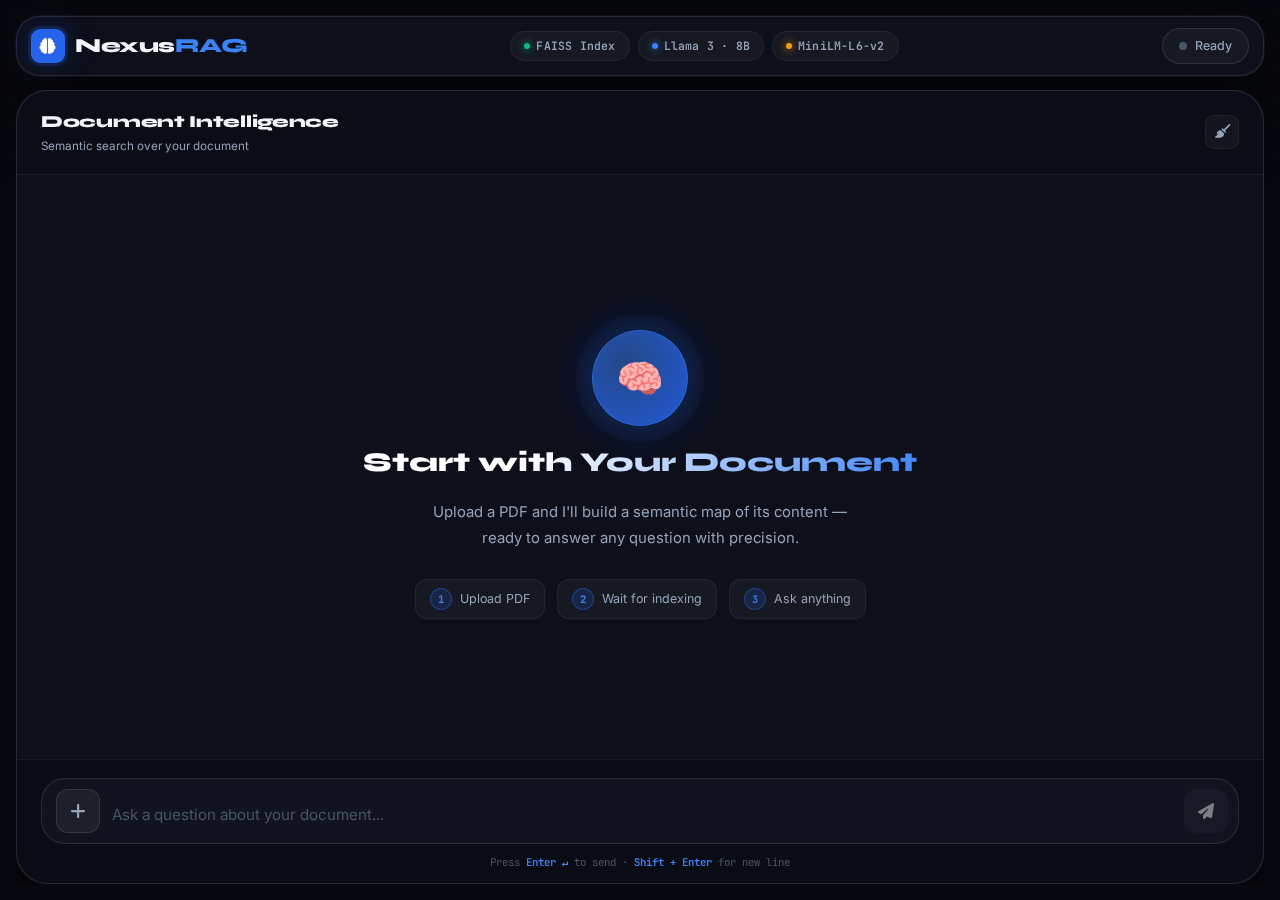
<file: frontend/index.html>
<!DOCTYPE html>
<html lang="en">

<head>
    <meta charset="UTF-8">
    <meta name="viewport" content="width=device-width, initial-scale=1.0, viewport-fit=cover">
    <meta name="description"
        content="Nexus RAG — Upload any PDF and interrogate it with AI. Powered by FAISS, LangChain, and Llama 3.">
    <meta name="theme-color" content="#07080d">

    <!-- PWA / Apple Mobile -->
    <meta name="mobile-web-app-capable" content="yes">
    <meta name="apple-mobile-web-app-capable" content="yes">
    <meta name="apple-mobile-web-app-status-bar-style" content="black-translucent">
    <meta name="apple-mobile-web-app-title" content="NexusRAG">

    <!-- Open Graph -->
    <meta property="og:title" content="Nexus RAG — Intelligence Augmented">
    <meta property="og:description" content="Upload any PDF and ask questions with AI precision.">
    <meta property="og:type" content="website">

    <title>Nexus RAG — Intelligence Augmented</title>

    <!-- SVG Favicon (inline, no file needed) -->
    <link rel="icon" type="image/svg+xml"
        href="data:image/svg+xml,%3Csvg xmlns='http://www.w3.org/2000/svg' viewBox='0 0 32 32'%3E%3Crect width='32' height='32' rx='8' fill='%232563eb'/%3E%3Ctext x='16' y='23' font-size='18' text-anchor='middle' font-family='system-ui' fill='white'%3E%F0%9F%A7%A0%3C/text%3E%3C/svg%3E">
    <!-- Fallback for older browsers -->
    <link rel="icon" type="image/png" href="[data-uri]">


    <!-- Fonts -->
    <link rel="preconnect" href="https://fonts.googleapis.com">
    <link rel="preconnect" href="https://fonts.gstatic.com" crossorigin>
    <link
        href="https://fonts.googleapis.com/css2?family=Inter:ital,opsz,wght@0,14..32,300;0,14..32,400;0,14..32,500;0,14..32,600;0,14..32,700;1,14..32,400&family=JetBrains+Mono:wght@400;500;600&family=Syne:wght@700;800&display=swap"
        rel="stylesheet">
    <!-- Icons -->
    <link rel="stylesheet" href="https://cdnjs.cloudflare.com/ajax/libs/font-awesome/6.5.0/css/all.min.css">
    <!-- Styles -->
    <link rel="stylesheet" href="css/style.css">
</head>

<body>

    <!-- Animated Background -->
    <div class="scene-bg"></div>

    <!-- Mobile Sidebar Overlay -->
    <div class="sidebar-overlay" id="sidebar-overlay"></div>

    <!-- App Shell -->
    <div class="app-shell">

        <!-- ── Top Bar ── -->
        <header class="topbar">
            <a class="logo" href="#">
                <div class="logo-icon"><i class="fa-solid fa-brain"></i></div>
                <span class="logo-text">Nexus<span>RAG</span></span>
            </a>

            <div class="topbar-pills">
                <div class="pill">
                    <span class="dot"></span>
                    <span>FAISS Index</span>
                </div>
                <div class="pill model">
                    <span class="dot"></span>
                    <span>Llama 3 · 8B</span>
                </div>
                <div class="pill pill-hide-sm">
                    <span class="dot" style="background:#f59e0b; box-shadow:0 0 8px #f59e0b;"></span>
                    <span>MiniLM-L6-v2</span>
                </div>
            </div>

            <div class="status-badge" id="app-status">
                <div class="status-indicator" id="status-dot"></div>
                <span id="status-text">Ready</span>
            </div>
        </header>

        <!-- ── Workspace ── -->
        <main class="workspace">

            <!-- ─── Chat Panel ─── -->
            <section class="panel chat-engine" id="chat-panel">

                <!-- Chat Top Bar -->
                <div class="chat-topbar">
                    <div class="chat-topbar-title">
                        <h2>Document Intelligence</h2>
                        <p class="chat-subtitle">Semantic search over your document</p>
                    </div>
                    <div class="chat-topbar-actions">
                        <button class="icon-btn" title="Clear chat" id="clear-btn">
                            <i class="fa-solid fa-broom"></i>
                        </button>
                    </div>
                </div>

                <!-- Messages Area -->
                <div class="chat-messages" id="chat-messages">
                    <!-- Welcome State -->
                    <div class="welcome-state" id="welcome-state">
                        <div class="welcome-orb">🧠</div>
                        <h3>Start with Your Document</h3>
                        <p>Upload a PDF and I'll build a semantic map of its content — ready to answer any question with
                            precision.</p>
                        <div class="welcome-steps">
                            <div class="step-chip">
                                <div class="step-num">1</div>
                                <span>Upload PDF</span>
                            </div>
                            <div class="step-chip">
                                <div class="step-num">2</div>
                                <span>Wait for indexing</span>
                            </div>
                            <div class="step-chip">
                                <div class="step-num">3</div>
                                <span>Ask anything</span>
                            </div>
                        </div>
                    </div>
                </div>

                <!-- Input Zone -->
                <div class="input-zone">
                    <!-- Progress Bar (hidden until upload) -->
                    <div class="progress-wrap hidden" id="upload-progress-bar" style="margin-bottom: 12px;">
                        <div class="progress-label">
                            <span id="progress-label-text">Encoding vectors...</span>
                            <span id="progress-pct">0%</span>
                        </div>
                        <div class="progress-track">
                            <div class="progress-fill" id="progress-fill"></div>
                        </div>
                    </div>

                    <!-- File Card (hidden until upload) -->
                    <div class="file-card-wrap hidden" id="file-card-wrap" style="margin-bottom: 12px; padding: 0;">
                        <div class="file-card">
                            <div class="file-card-icon">
                                <i class="fa-solid fa-file-pdf"></i>
                            </div>
                            <div class="file-card-details">
                                <div class="file-card-name" id="filename-display">document.pdf</div>
                                <div class="file-card-meta" id="filesize-display">—</div>
                            </div>
                        </div>
                    </div>

                    <div class="input-box" id="input-box">
                        <input type="file" id="pdf-upload" accept=".pdf" hidden>
                        <label for="pdf-upload" class="add-file-btn" id="drop-zone" title="Upload PDF">
                            <i class="fa-solid fa-plus"></i>
                        </label>
                        <textarea id="user-query" placeholder="Ask a question about your document..." rows="1"
                            disabled></textarea>
                        <button class="send-btn" id="send-btn" disabled aria-label="Send message">
                            <i class="fa-solid fa-paper-plane"></i>
                        </button>
                    </div>
                    <div class="input-footer">
                        <span class="hint-desktop">Press <b>Enter ↵</b> to send · <b>Shift + Enter</b> for new
                            line</span>
                        <span class="hint-mobile">Tap ✈ to send</span>
                    </div>
                </div>

            </section>
        </main>
    </div>

    <script src="js/app.js"></script>
</body>

</html>
</file>
<file: frontend/css/style.css>
/* ============================================================
   NEXUS RAG — Quantum Dark Design System
   ============================================================ */
@import url('https://fonts.googleapis.com/css2?family=Inter:ital,opsz,wght@0,14..32,300;0,14..32,400;0,14..32,500;0,14..32,600;0,14..32,700;1,14..32,400&family=JetBrains+Mono:wght@400;500;600&family=Syne:wght@700;800&display=swap');

/* ── Design Tokens ── */
:root {
    --bg-void: #07080d;
    --bg-surface: #0d0f1a;
    --bg-elevated: #111320;
    --bg-hover: #161929;

    --blue-core: #2563eb;
    --blue-glow: #3b82f6;
    --blue-dim: rgba(37, 99, 235, 0.18);
    --blue-pulse: rgba(59, 130, 246, 0.35);

    --emerald: #10b981;
    --amber: #f59e0b;
    --red: #ef4444;

    --text-100: #f1f5f9;
    --text-300: #94a3b8;
    --text-500: #475569;

    --border-subtle: rgba(255, 255, 255, 0.06);
    --border-bright: rgba(255, 255, 255, 0.11);
    --border-accent: rgba(37, 99, 235, 0.4);

    --radius-sm: 12px;
    --radius-md: 18px;
    --radius-lg: 24px;
    --radius-xl: 32px;

    --shadow-panel: 0 24px 80px rgba(0, 0, 0, 0.6), 0 0 0 1px var(--border-subtle);
    --shadow-blue: 0 0 30px rgba(37, 99, 235, 0.25), 0 0 80px rgba(37, 99, 235, 0.08);
    --shadow-msg: 0 4px 24px rgba(0, 0, 0, 0.4);

    --ease-spring: cubic-bezier(0.34, 1.56, 0.64, 1);
    --ease-smooth: cubic-bezier(0.4, 0, 0.2, 1);
}

/* ── Reset ── */
*,
*::before,
*::after {
    margin: 0;
    padding: 0;
    box-sizing: border-box;
}

html {
    height: 100%;
}

body {
    background-color: var(--bg-void);
    color: var(--text-100);
    font-family: 'Inter', system-ui, sans-serif;
    font-size: 15px;
    line-height: 1.6;
    height: 100vh;
    overflow: hidden;
    -webkit-font-smoothing: antialiased;
}

/* ─────────────────────────────────────────
   ANIMATED BACKGROUND
───────────────────────────────────────── */
.scene-bg {
    position: fixed;
    inset: 0;
    z-index: 0;
    pointer-events: none;
    background: var(--bg-void);
    overflow: hidden;
}

/* Clean solid background — no animated blobs */
.scene-bg::before {
    content: '';
    position: absolute;
    inset: 0;
    background: var(--bg-void);
}

/* Subtle dot grid for texture */
.scene-bg::after {
    content: '';
    position: absolute;
    inset: 0;
    background-image:
        radial-gradient(rgba(255, 255, 255, 0.06) 1px, transparent 1px);
    background-size: 28px 28px;
    opacity: 0.5;
}



/* ─────────────────────────────────────────
   APP SHELL
───────────────────────────────────────── */
.app-shell {
    position: relative;
    z-index: 1;
    max-width: 1520px;
    margin: 0 auto;
    height: 100vh;
    display: flex;
    flex-direction: column;
    padding: 16px;
    gap: 14px;
}

/* ─────────────────────────────────────────
   TOP BAR
───────────────────────────────────────── */
.topbar {
    display: flex;
    align-items: center;
    justify-content: space-between;
    padding: 0 24px;
    height: 60px;
    background: #0d0f1a;
    border: 1px solid var(--border-bright);
    border-radius: var(--radius-lg);
    flex-shrink: 0;
    box-shadow: var(--shadow-panel);
}

/* Logo */
.logo {
    display: flex;
    align-items: center;
    gap: 10px;
    text-decoration: none;
}

.logo-icon {
    width: 34px;
    height: 34px;
    background: var(--blue-core);
    border-radius: 9px;
    display: grid;
    place-items: center;
    font-size: 16px;
    color: #fff;
    box-shadow: 0 0 0 3px var(--blue-dim), var(--shadow-blue);
    animation: icon-breathe 3s ease-in-out infinite;
}

@keyframes icon-breathe {

    0%,
    100% {
        box-shadow: 0 0 0 3px var(--blue-dim), 0 0 20px rgba(37, 99, 235, 0.3);
    }

    50% {
        box-shadow: 0 0 0 5px var(--blue-dim), 0 0 40px rgba(37, 99, 235, 0.5);
    }
}

.logo-text {
    font-family: 'Syne', sans-serif;
    font-size: 1.25rem;
    font-weight: 800;
    letter-spacing: -0.5px;
    color: var(--text-100);
}

.logo-text span {
    color: var(--blue-glow);
}

/* Topbar center pills */
.topbar-pills {
    display: flex;
    gap: 8px;
}

.pill {
    display: flex;
    align-items: center;
    gap: 6px;
    padding: 5px 13px;
    border-radius: 100px;
    background: rgba(255, 255, 255, 0.04);
    border: 1px solid var(--border-subtle);
    font-size: 0.72rem;
    font-weight: 600;
    color: var(--text-300);
    font-family: 'JetBrains Mono', monospace;
    letter-spacing: 0.2px;
    white-space: nowrap;
    flex-shrink: 0;
}

.pill .dot {
    width: 6px;
    height: 6px;
    border-radius: 50%;
    background: var(--emerald);
    box-shadow: 0 0 8px var(--emerald);
    flex-shrink: 0;
}

.pill.model .dot {
    background: var(--blue-glow);
    box-shadow: 0 0 8px var(--blue-glow);
}

/* Status badge (right) */
.status-badge {
    display: flex;
    align-items: center;
    gap: 8px;
    padding: 7px 16px;
    border-radius: 100px;
    background: rgba(255, 255, 255, 0.04);
    border: 1px solid var(--border-bright);
    font-size: 0.78rem;
    font-weight: 500;
    color: var(--text-300);
    transition: all 0.3s var(--ease-smooth);
}

.status-indicator {
    width: 8px;
    height: 8px;
    border-radius: 50%;
    background: var(--text-500);
    transition: all 0.4s ease;
    flex-shrink: 0;
}

/* ─────────────────────────────────────────
   MAIN GRID
───────────────────────────────────────── */
.workspace {
    display: grid;
    grid-template-columns: 1fr;
    gap: 14px;
    flex-grow: 1;
    min-height: 0;
    overflow: hidden;
}

/* ─────────────────────────────────────────
   GLASS PANEL BASE
───────────────────────────────────────── */
.panel {
    background: #0d0f1a;
    border: 1px solid var(--border-bright);
    border-radius: var(--radius-xl);
    display: flex;
    flex-direction: column;
    overflow: hidden;
    box-shadow: var(--shadow-panel);
    transition: border-color 0.3s var(--ease-smooth);
}

.panel:hover {
    border-color: rgba(255, 255, 255, 0.16);
}

/* Panel section header */
.section-label {
    font-size: 0.67rem;
    font-weight: 700;
    letter-spacing: 1.2px;
    text-transform: uppercase;
    color: var(--text-500);
    font-family: 'JetBrains Mono', monospace;
}


/* ─────────────────────────────────────────
   CHAT PANEL
───────────────────────────────────────── */
.chat-topbar {
    padding: 18px 24px;
    border-bottom: 1px solid var(--border-subtle);
    display: flex;
    align-items: center;
    justify-content: space-between;
    flex-shrink: 0;
    background: rgba(0, 0, 0, 0.12);
}

.chat-topbar-title h2 {
    font-family: 'Syne', sans-serif;
    font-size: 1.05rem;
    font-weight: 800;
    color: var(--text-100);
    letter-spacing: -0.3px;
}

.chat-topbar-title p {
    font-size: 0.73rem;
    color: var(--text-300);
    margin-top: 1px;
}

.chat-topbar-actions {
    display: flex;
    gap: 8px;
}

.icon-btn {
    width: 34px;
    height: 34px;
    border-radius: 9px;
    background: rgba(255, 255, 255, 0.04);
    border: 1px solid var(--border-subtle);
    color: var(--text-300);
    display: grid;
    place-items: center;
    cursor: pointer;
    font-size: 0.85rem;
    transition: all 0.2s ease;
}

.icon-btn:hover {
    background: rgba(255, 255, 255, 0.08);
    color: var(--text-100);
    border-color: var(--border-bright);
}

/* ─────────────────────────────────────────
   CHAT MESSAGES AREA
───────────────────────────────────────── */
.chat-messages {
    flex-grow: 1;
    overflow-y: auto;
    padding: 28px 28px 12px;
    display: flex;
    flex-direction: column;
    gap: 20px;
    scrollbar-width: thin;
    scrollbar-color: rgba(255, 255, 255, 0.07) transparent;
}

.chat-messages::-webkit-scrollbar {
    width: 4px;
}

.chat-messages::-webkit-scrollbar-track {
    background: transparent;
}

.chat-messages::-webkit-scrollbar-thumb {
    background: rgba(255, 255, 255, 0.07);
    border-radius: 99px;
}

.chat-messages::-webkit-scrollbar-thumb:hover {
    background: rgba(255, 255, 255, 0.14);
}

/* ── Welcome Screen ── */
.welcome-state {
    flex: 1;
    display: flex;
    flex-direction: column;
    align-items: center;
    justify-content: center;
    text-align: center;
    gap: 20px;
    padding: 40px;
    animation: fadeUp 0.5s var(--ease-smooth);
}

@keyframes fadeUp {
    from {
        opacity: 0;
        transform: translateY(20px);
    }

    to {
        opacity: 1;
        transform: translateY(0);
    }
}

.welcome-orb {
    width: 96px;
    height: 96px;
    border-radius: 50%;
    background: radial-gradient(circle at 35% 35%, rgba(59, 130, 246, 0.5), rgba(37, 99, 235, 0.9));
    border: 1px solid rgba(59, 130, 246, 0.4);
    display: grid;
    place-items: center;
    font-size: 2.4rem;
    animation: orb-float 5s ease-in-out infinite;
    box-shadow:
        0 0 0 16px rgba(37, 99, 235, 0.06),
        0 0 0 32px rgba(37, 99, 235, 0.03),
        var(--shadow-blue);
}

@keyframes orb-float {

    0%,
    100% {
        transform: translateY(0) scale(1);
    }

    50% {
        transform: translateY(-12px) scale(1.03);
    }
}

.welcome-state h3 {
    font-family: 'Syne', sans-serif;
    font-size: 1.7rem;
    font-weight: 800;
    background: linear-gradient(135deg, #fff 30%, var(--blue-glow));
    -webkit-background-clip: text;
    background-clip: text;
    -webkit-text-fill-color: transparent;
    line-height: 1.2;
}

.welcome-state p {
    font-size: 0.93rem;
    color: var(--text-300);
    max-width: 440px;
    line-height: 1.75;
}

.welcome-steps {
    display: flex;
    gap: 12px;
    margin-top: 8px;
}

.step-chip {
    display: flex;
    align-items: center;
    gap: 8px;
    padding: 8px 14px;
    border-radius: var(--radius-sm);
    background: rgba(255, 255, 255, 0.04);
    border: 1px solid var(--border-subtle);
    font-size: 0.78rem;
    color: var(--text-300);
    transition: all 0.2s ease;
}

.step-chip:hover {
    border-color: var(--border-bright);
    color: var(--text-100);
}

.step-num {
    width: 22px;
    height: 22px;
    border-radius: 50%;
    background: var(--blue-dim);
    border: 1px solid var(--border-accent);
    display: grid;
    place-items: center;
    font-size: 0.65rem;
    font-weight: 700;
    color: var(--blue-glow);
    flex-shrink: 0;
    font-family: 'JetBrains Mono', monospace;
}

/* ── Chat Message Rows ── */
.message-row {
    display: flex;
    gap: 12px;
    animation: msgIn 0.4s var(--ease-spring);
}

@keyframes msgIn {
    from {
        opacity: 0;
        transform: translateY(14px) scale(0.97);
    }

    to {
        opacity: 1;
        transform: translateY(0) scale(1);
    }
}

.message-row.user-row {
    flex-direction: row-reverse;
}

.avatar {
    width: 34px;
    height: 34px;
    border-radius: 10px;
    display: grid;
    place-items: center;
    font-size: 0.85rem;
    flex-shrink: 0;
    margin-top: 2px;
}

.avatar.bot-avatar {
    background: var(--blue-dim);
    border: 1px solid var(--border-accent);
    color: var(--blue-glow);
}

.avatar.user-avatar {
    background: rgba(16, 185, 129, 0.12);
    border: 1px solid rgba(16, 185, 129, 0.25);
    color: var(--emerald);
}

.message-body {
    display: flex;
    flex-direction: column;
    gap: 5px;
    max-width: 76%;
}

.user-row .message-body {
    align-items: flex-end;
}

.message-meta {
    font-size: 0.68rem;
    color: var(--text-500);
    font-family: 'JetBrains Mono', monospace;
    padding: 0 4px;
}

.bubble {
    padding: 13px 18px;
    border-radius: 18px;
    font-size: 0.93rem;
    line-height: 1.7;
    position: relative;
}

.bubble.bot-bubble {
    background: var(--bg-elevated);
    border: 1px solid var(--border-bright);
    color: var(--text-100);
    border-top-left-radius: 4px;
}

.bubble.user-bubble {
    background: linear-gradient(135deg, #1d4ed8, #2563eb);
    color: #fff;
    border: 1px solid rgba(59, 130, 246, 0.3);
    border-top-right-radius: 4px;
    box-shadow: 0 8px 32px rgba(37, 99, 235, 0.3);
}

/* ── Typing Indicator ── */
.typing-indicator {
    display: flex;
    gap: 5px;
    align-items: center;
    padding: 14px 18px;
    background: var(--bg-elevated);
    border: 1px solid var(--border-bright);
    border-radius: 18px;
    border-top-left-radius: 4px;
    width: fit-content;
}

.typing-dot {
    width: 8px;
    height: 8px;
    border-radius: 50%;
    background: var(--blue-glow);
    animation: typeBounce 0.9s ease-in-out infinite;
    box-shadow: 0 0 8px var(--blue-pulse);
}

.typing-dot:nth-child(2) {
    animation-delay: 0.18s;
}

.typing-dot:nth-child(3) {
    animation-delay: 0.36s;
}

@keyframes typeBounce {

    0%,
    80%,
    100% {
        transform: translateY(0);
        opacity: 0.5;
    }

    40% {
        transform: translateY(-8px);
        opacity: 1;
    }
}

/* ── File Card ── */
.file-card-wrap {
    padding: 0;
}

.file-card {
    background: rgba(255, 255, 255, 0.04);
    border: 1px solid var(--border-bright);
    border-radius: var(--radius-md);
    padding: 12px 14px;
    display: flex;
    align-items: center;
    gap: 12px;
    animation: slideDown 0.3s var(--ease-spring);
}

@keyframes slideDown {
    from {
        opacity: 0;
        transform: translateY(-8px) scale(0.97);
    }

    to {
        opacity: 1;
        transform: translateY(0) scale(1);
    }
}

.file-card-icon {
    width: 36px;
    height: 36px;
    background: rgba(239, 68, 68, 0.12);
    border-radius: 9px;
    display: grid;
    place-items: center;
    flex-shrink: 0;
}

.file-card-icon i {
    font-size: 1.05rem;
    color: #f87171;
}

.file-card-details {
    overflow: hidden;
    flex: 1;
    min-width: 0;
}

.file-card-name {
    font-size: 0.81rem;
    font-weight: 600;
    white-space: nowrap;
    overflow: hidden;
    text-overflow: ellipsis;
    color: var(--text-100);
}

.file-card-meta {
    font-size: 0.68rem;
    color: var(--text-300);
    margin-top: 2px;
    font-family: 'JetBrains Mono', monospace;
}

/* ── Progress Bar ── */
.progress-wrap {
    padding: 0;
}

.progress-label {
    display: flex;
    justify-content: space-between;
    margin-bottom: 6px;
    font-size: 0.68rem;
    font-weight: 600;
    color: var(--blue-glow);
    font-family: 'JetBrains Mono', monospace;
}

.progress-track {
    height: 4px;
    background: rgba(255, 255, 255, 0.06);
    border-radius: 100px;
    overflow: hidden;
}

.progress-fill {
    height: 100%;
    width: 0%;
    background: linear-gradient(90deg, var(--blue-core), var(--blue-glow), #60a5fa);
    border-radius: 100px;
    transition: width 0.4s var(--ease-smooth);
    position: relative;
    overflow: hidden;
}

.progress-fill::after {
    content: '';
    position: absolute;
    inset: 0;
    background: linear-gradient(90deg, transparent, rgba(255, 255, 255, 0.4), transparent);
    animation: shimmer 1.4s infinite;
}

@keyframes shimmer {
    from {
        transform: translateX(-100%);
    }

    to {
        transform: translateX(100%);
    }
}

/* ─────────────────────────────────────────
   INPUT AREA
───────────────────────────────────────── */
.input-zone {
    padding: 18px 24px 20px;
    border-top: 1px solid var(--border-subtle);
    background: rgba(0, 0, 0, 0.18);
    flex-shrink: 0;
}

.input-box {
    display: flex;
    align-items: flex-end;
    gap: 12px;
    background: var(--bg-elevated);
    border: 1px solid var(--border-bright);
    border-radius: var(--radius-lg);
    padding: 10px 10px 10px 14px;
    /* Reduced left padding to balance 14px */
    transition: all 0.3s var(--ease-smooth);
}

.input-box:focus-within {
    border-color: var(--blue-core);
    box-shadow: 0 0 0 3px rgba(37, 99, 235, 0.12), var(--shadow-blue);
    background: rgba(17, 19, 32, 1);
}

.add-file-btn {
    width: 44px;
    height: 44px;
    min-width: 44px;
    border-radius: var(--radius-sm);
    background: rgba(255, 255, 255, 0.05);
    border: 1px solid var(--border-bright);
    color: var(--text-300);
    font-size: 1.1rem;
    cursor: pointer;
    display: grid;
    place-items: center;
    transition: all 0.3s var(--ease-spring);
    flex-shrink: 0;
    margin-bottom: 0;
    /* Align with send-btn */
}

.add-file-btn:hover {
    background: var(--blue-dim);
    color: var(--blue-glow);
    border-color: var(--blue-glow);
    transform: scale(1.05);
}

.add-file-btn.drag-over {
    background: var(--blue-dim);
    border-color: var(--blue-glow);
    box-shadow: var(--shadow-blue);
    transform: scale(1.1);
}

.input-box textarea {
    flex: 1;
    background: transparent;
    border: none;
    outline: none;
    color: var(--text-100);
    font-size: 0.95rem;
    font-family: 'Inter', sans-serif;
    resize: none;
    max-height: 120px;
    line-height: 1.6;
    padding: 6px 0;
}

.input-box textarea::placeholder {
    color: var(--text-500);
}

.send-btn {
    width: 44px;
    height: 44px;
    min-width: 44px;
    border-radius: var(--radius-sm);
    background: var(--blue-core);
    border: none;
    color: #fff;
    font-size: 1rem;
    cursor: pointer;
    display: grid;
    place-items: center;
    transition: all 0.3s var(--ease-spring);
    box-shadow: 0 4px 20px rgba(37, 99, 235, 0.35);
    flex-shrink: 0;
}

.send-btn:hover:not(:disabled) {
    background: var(--blue-glow);
    transform: scale(1.08) rotate(-8deg);
    box-shadow: 0 6px 28px rgba(59, 130, 246, 0.5);
}

.send-btn:active:not(:disabled) {
    transform: scale(0.94);
}

.send-btn:disabled {
    background: rgba(255, 255, 255, 0.06);
    box-shadow: none;
    cursor: not-allowed;
    opacity: 0.45;
}

.input-footer {
    display: flex;
    justify-content: center;
    margin-top: 10px;
}

.input-footer span {
    font-size: 0.67rem;
    color: var(--text-500);
    font-family: 'JetBrains Mono', monospace;
}

.input-footer span b {
    color: var(--blue-glow);
    font-weight: 600;
}

/* ─────────────────────────────────────────
   UTILITY
───────────────────────────────────────── */
.hidden {
    display: none !important;
}

/* ─────────────────────────────────────────
   MOBILE SIDEBAR DRAWER & OVERLAY
───────────────────────────────────────── */

/* Full-screen dimming overlay behind drawer */
.sidebar-overlay {
    display: none;
    position: fixed;
    inset: 0;
    z-index: 50;
    background: rgba(0, 0, 0, 0.7);
    opacity: 0;
    transition: opacity 0.3s var(--ease-smooth);
}

.sidebar-overlay.active {
    display: block;
    opacity: 1;
}

/* Sidebar drawer state on mobile */
.mobile-menu-btn {
    display: none;
}

.sidebar-close-btn {
    display: none;
}

.mobile-upload-btn {
    display: none;
}

.hint-mobile {
    display: none;
}

.hint-desktop {
    display: inline;
}

/* ─────────────────────────────────────────
   BREAKPOINT: TABLET  (≤ 1024px)
───────────────────────────────────────── */
@media (max-width: 1024px) {

    .workspace {
        grid-template-columns: 280px 1fr;
    }

    .topbar-pills .pill-hide-sm {
        display: none;
    }

    .chat-messages {
        padding: 20px 20px 10px;
    }

    .bubble {
        font-size: 0.9rem;
    }

    .message-body {
        max-width: 84%;
    }
}

/* ─────────────────────────────────────────
   BREAKPOINT: MOBILE  (≤ 768px)
───────────────────────────────────────── */
@media (max-width: 768px) {

    /* Shell */
    .app-shell {
        padding: 8px;
        gap: 8px;
    }

    /* ── Topbar ── */
    .topbar {
        padding: 0 12px;
        height: 52px;
        border-radius: var(--radius-md);
        gap: 10px;
    }

    .topbar-pills {
        display: none;
    }

    .topbar .status-badge {
        margin-left: auto;
    }

    .logo-text {
        font-size: 1.05rem;
    }

    .status-badge {
        padding: 5px 10px;
        font-size: 0.7rem;
        gap: 5px;
        white-space: nowrap;
    }

    /* ── Workspace → single column ── */
    .workspace {
        grid-template-columns: 1fr;
        grid-template-rows: 1fr;
        gap: 0;
    }

    /* ── Chat panel takes full height ── */
    .chat-engine {
        border-radius: var(--radius-lg);
    }

    /* Messages */
    .chat-messages {
        padding: 16px 14px 8px;
        gap: 14px;
    }

    .message-body {
        max-width: 90%;
    }

    .bubble {
        font-size: 0.88rem;
        padding: 11px 14px;
    }

    /* Input zone */
    .input-zone {
        padding: 12px 14px;
        padding-bottom: calc(12px + env(safe-area-inset-bottom, 0px));
    }

    .input-box {
        padding: 8px 8px 8px 12px;
        border-radius: var(--radius-md);
    }

    .add-file-btn {
        width: 38px;
        height: 38px;
        min-width: 38px;
    }

    .input-box textarea {
        font-size: 0.9rem;
    }

    .send-btn {
        width: 38px;
        height: 38px;
        min-width: 38px;
        font-size: 0.9rem;
    }

    /* Hint text swap */
    .hint-desktop {
        display: none;
    }

    .hint-mobile {
        display: inline;
    }
}

@media (max-width: 420px) {
    .topbar {
        padding: 0 10px;
    }

    .logo-icon {
        width: 28px;
        height: 28px;
        font-size: 13px;
        border-radius: 7px;
    }

    .chat-messages {
        padding: 12px 10px 6px;
    }

    .bubble {
        font-size: 0.85rem;
        padding: 10px 12px;
    }

    .welcome-orb {
        width: 60px;
        height: 60px;
        font-size: 1.6rem;
    }

    .welcome-state h3 {
        font-size: 1.15rem;
    }
}

/* ─────────────────────────────────────────
   SAFE AREA: NOTCH / DYNAMIC ISLAND
───────────────────────────────────────── */
@supports (padding-top: env(safe-area-inset-top)) {
    .topbar {
        padding-left: max(14px, env(safe-area-inset-left));
        padding-right: max(14px, env(safe-area-inset-right));
    }

    .input-zone {
        padding-bottom: max(12px, env(safe-area-inset-bottom));
    }
}
</file>
